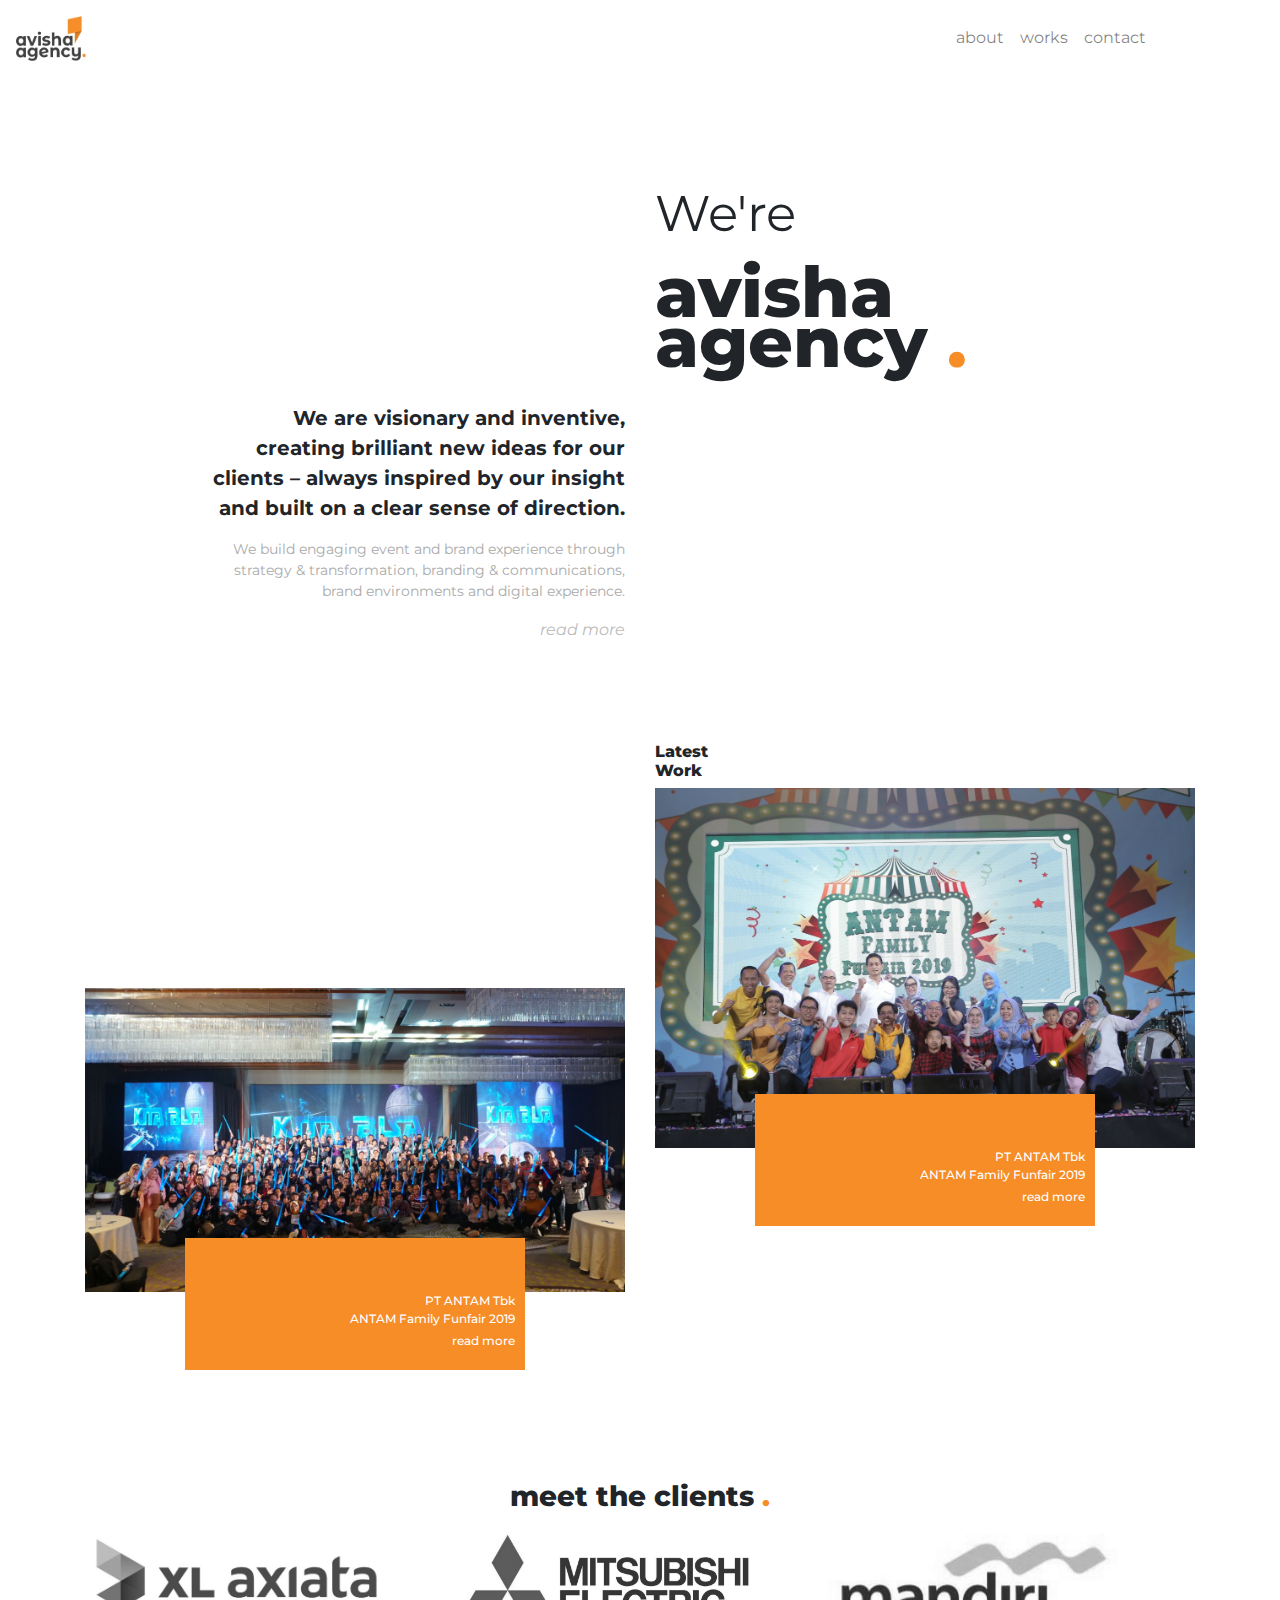
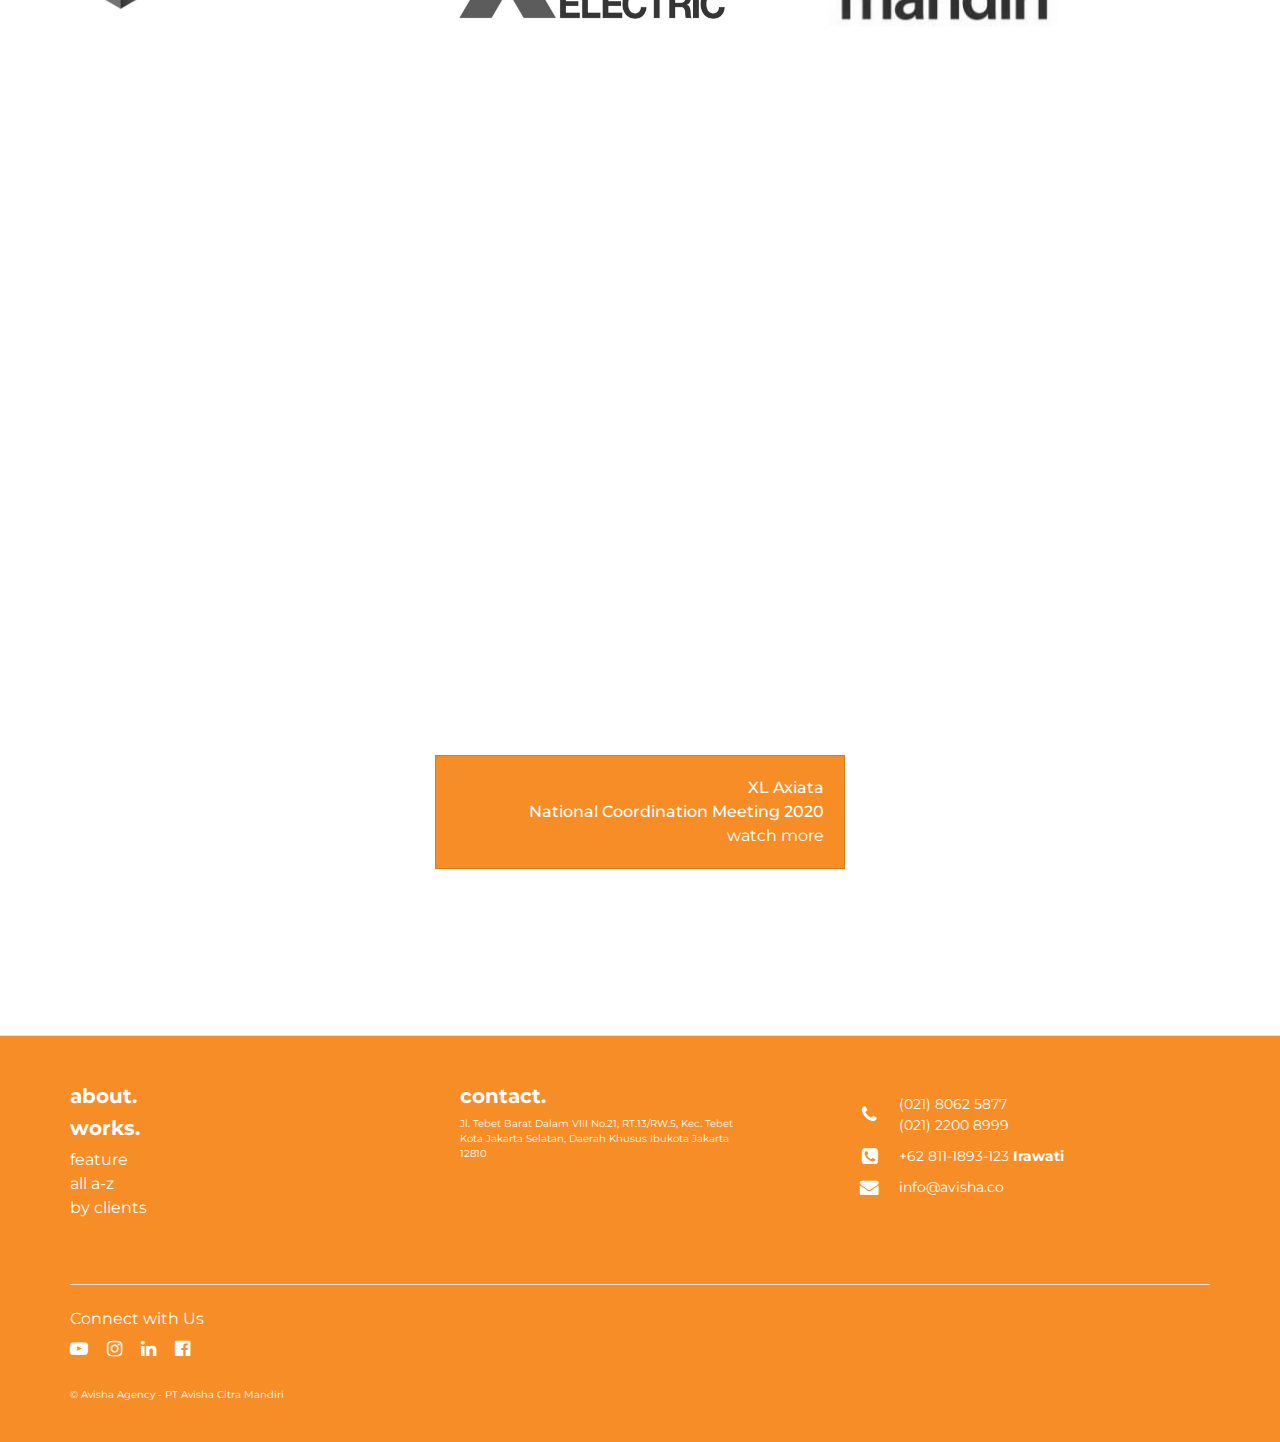
<file: index.html>
<!DOCTYPE html>
<html lang="en">
<head>
    <meta charset="UTF-8">
    <meta name="viewport" content="width=device-width, initial-scale=1.0">
    <title>Avisha Agency</title>
    <link rel="stylesheet" href="assets/css/bootstrap.min.css">
    <link rel="stylesheet" href="https://cdnjs.cloudflare.com/ajax/libs/font-awesome/4.7.0/css/font-awesome.min.css">
    <link rel="stylesheet" href="assets/css/gray.css">
    <link rel="stylesheet" href="assets/css/style.css">
    <link rel="stylesheet" href="assets/css/owl.carousel.min.css">
    <link rel="stylesheet" href="assets/css/owl.theme.default.min.css">
    
</head>
<body>
    <!-- Navigasi -->
    <nav class="navbar navbar-expand-lg navbar-light bg-white">
        <a class="navbar-brand" href="index.html">
            <img src="assets/images/avishalogo.jpeg" width="70" height="45" alt="">
        </a>
        <button class="navbar-toggler" type="button" data-toggle="collapse" data-target="#navbarNav" aria-controls="navbarNav" aria-expanded="false" aria-label="Toggle navigation">
          <span class="navbar-toggler-icon"></span>
        </button>
        <div class="collapse navbar-collapse" id="navbarNav">
            <ul class="navbar-nav ml-auto">
                <li class="nav-item">
                    <a class="nav-link" href="about.html">about</a>
                </li>
                <li class="nav-item">
                    <a class="nav-link" href="works.html">works</a>
                </li>
                <li class="nav-item">
                    <a class="nav-link" href="contact.html">contact</a>
                </li>
            </ul>
        </div>
    </nav>
    <!-- End Navigasi -->

    <!-- Header -->
    <header id="header">
        <div class="container">
            <div id="header-right" class="row">
                <div class="col-lg-6 col-md-6 .d-sm-none .d-md-block"></div>
                <div class="col-lg-6 col-md-6 col-sm-12">
                    <p class="text-left">
                        We're
                    </p>
                    <p class="brand-name">
                        avisha <br>
                        agency <span>.</span>
                    </p>
                </div>
            </div>
            <div class="row">
                <div id="header-left" class="col-lg-6 col-md-6 col-sm-12">
                    <p class="motto">
                        We are visionary and inventive, <br>
                        creating brilliant new ideas for our <br>
                        clients – always inspired by our insight <br>
                        and built on a clear sense of direction.
                    </p>
                    <p class="support-motto">
                        We build engaging event and brand experience through <br>
                        strategy & transformation, branding & communications, <br>
                        brand environments and digital experience. <br>
                        
                    </p>
                    <a href="about.html" class="font-italic">read more</a>
                    
                </div>
                <div class="col-lg-6 col-md-6 .d-sm-none .d-md-block"></div>
            </div>
        </div>
    </header>
    <!-- End Header -->

    <!-- Content -->
    <main id="content">
        <!-- Latest Work -->
        <section id="latest-work" class="container">
            <div id="latest-work-title" class="row">
                <div class="col-lg-6 col-md-6"></div>
                <div class="col lg-6 col-md-6 ">
                    <h6>Latest
                        <br>Work
                    </h6>
                </div>
            </div>
            <div id="latest-work-content" class="row mb-4">
                <div class="col-lg-6 col-md-6 mb-2 latest-work-items">
                    <a href="work_details.html">
                        <img src="assets/images/showcase2.jpg" alt="" class="img-fluid">
                    </a>
                    <div class="box text-right">
                        <p>
                            PT ANTAM Tbk <br>
                            ANTAM Family Funfair 2019
                        </p>
                        <a href="#" class="text-right">read more</a>
                    </div>
                </div>
                <div class="col-lg-6 col-md-6 latest-work-items">
                    <a href="work_details.html">
                        <img src="assets/images/showcase1.jpg" alt="" class="img-fluid">
                    </a>
                    <div class="box text-right">
                        <p>
                            PT ANTAM Tbk <br>
                            ANTAM Family Funfair 2019
                        </p>
                        <a href="#" class="text-right">read more</a>
                    </div>
                </div>
            </div>
        </section>
        <!-- End Latest Work -->

        <!-- Clients -->
        <section id="section-clients">
            <div class="container mt-5 mb-5">
                <h3 class="text-center">meet the clients <span style="color: #F68D26;">.</span></h3>
                <a href="works.html">
                    <div class="owl-carousel owl-theme text-center">
                        <div class="item">
                          <img src="assets/images/xlaxiata.jpg" alt="" class="img-fluid grayscale grayscale-fade">
                        </div>
                        <div class="item">
                          <img src="assets/images/mitsubishi.jpg" alt="" class="img-fluid grayscale grayscale-fade">
                        </div>
                        <div class="item">
                          <img src="assets/images/mandiri.jpg" alt="" class="img-fluid grayscale grayscale-fade">
                        </div>
                        <div class="item">
                          <img src="assets/images/nescafe.jpg" alt="" class="img-fluid grayscale grayscale-fade">
                        </div>
                    </div>
                </a>  
              </div>
        </section>
        <!-- End Clients -->

        <!-- Video -->
        <section id="section-video">
            <div class="container my-5">
                <div class="embed-responsive embed-responsive-16by9">
                    <iframe class="embed-responsive-item" src="https://www.youtube.com/embed/zpOULjyy-n8?rel=0" allowfullscreen>
                    </iframe>
                    
                </div>
                <div id="info_video" class="row">
                    <div class="col-lg-12 text-right">
                        <div class="card">
                            <div class="card-body">
                                <p>
                                    XL Axiata <br>
                                    National Coordination Meeting 2020 <br>
                                </p>   
                                <a href="#">watch more</a>
                            </div>
                        </div>
                    </div>
                </div>
            </div>
        </section>
        <!-- End Video -->
    </main>
    <!-- End Content -->


    <!-- Footer -->
    <footer id="section-footer" class="mt-5 border-top">
        <div class="container pt-5 pb-5">
            <div class="row justify-content-center">
                <!-- Tempat footer -->
                <div class="col-12 p-0">
                    <div class="row">
                        <!-- Kolom Footer 1 -->
                        <div class="col-12 col-lg-4">
                            <h5>about.</h5>
                            <h6>works.</h6>
                            <ul class="list-unstyled">
                                <li>feature</li>
                                <li>all a-z</li>
                                <li>by clients</li>
                            </ul>
                        </div>
                        <!-- Kolom Footer 2 -->
                        <div class="col-12 col-lg-4">
                            <h5>contact.</h5>
                            <p>
                                Jl. Tebet Barat Dalam VIII No.21, RT.13/RW.5, Kec. Tebet <br>
                                Kota Jakarta Selatan, Daerah Khusus Ibukota Jakarta <br>
                                12810
                            </p>
                        </div>
                        <!-- Kolom Footer 3 -->
                        <div class="col-12 col-lg-4">
                            <table>
                                <tr>
                                    <td>
                                        <i class="fa fa-phone fa-lg"></i>
                                    </td>
                                    <td class="text-left">
                                        (021) 8062 5877
                                        <br> (021) 2200 8999
                                    </td>
                                </tr>
                                <tr>
                                    <td>
                                        <i class="fa fa-phone-square fa-lg" aria-hidden="true"></i>
                                    </td>
                                    <td class="text-left">
                                        +62 811-1893-123 <b>Irawati</b>
                                    </td>
                                </tr>
                                <tr>
                                    <td>
                                        <i class="fa fa-envelope fa-lg" aria-hidden="true"></i>
                                    </td>
                                    <td class="text-left">
                                        info@avisha.co
                                    </td>
                                </tr>
                            </table>
                        </div>
                    </div>
                </div>
            </div>
        </div>

        <div id="footer-socialMedia" class="container">
            <div class="row border-top justify-content-center align-items-center py-4">
                <div class="col-12 p-0">
                    <h5>Connect with Us</h5>
                    <div class="row">
                        <div class="col-12">
                            <a href="#"><i class="fa fa-youtube-play" aria-hidden="true"></i></a>
                            <a href="#"><i class="fa fa-instagram" aria-hidden="true"></i></a>
                            <a href="#"><i class="fa fa-linkedin" aria-hidden="true"></i></a>
                            <a href="#"><i class="fa fa-facebook-official" aria-hidden="true"></i></a>
                        </div>
                    </div>
                    <p class="mt-4">
                        &copy; Avisha Agency - PT Avisha Citra Mandiri
                    </p>
                </div>
            </div>
        </div>
    </footer>    
    <!-- End Footer -->


    <!-- Scripts -->
    <script src="assets/js/jquery.js"></script>
    <script src="assets/js/bootstrap.min.js"></script>
    <script src="assets/js/jquery.gray.js"></script>
    <script src="assets/js/owl.carousel.min.js"></script>
    <script src="assets/js/jquery.mousewheel.min.js"></script>

    <script>
        // Set Carousel
        $('.owl-carousel').owlCarousel({
          autoplay: true,
          autoplayHoverPause: true,
          lazyload:true,
          margin: 5,
          stagePadding: 5,
          responsive:{
            0:{
              items:1,
            },
            485:{
              items:2,
            },
            720:{
              items:3,
            }
          },
          loop:true,
          dots: false
        });
  
        $('.owl-carousel').on('mousewheel', '.owl-stage', function(e) {
          if(e.deltaY>0){
            $('.owl-carousel').trigger('next.owl');
          }else{
            $('.owl-carousel').trigger('prev.owl');
          }
          e.preventDefault();
        })
    </script>
    <!-- End Scripts -->
</body>
</html>
</file>
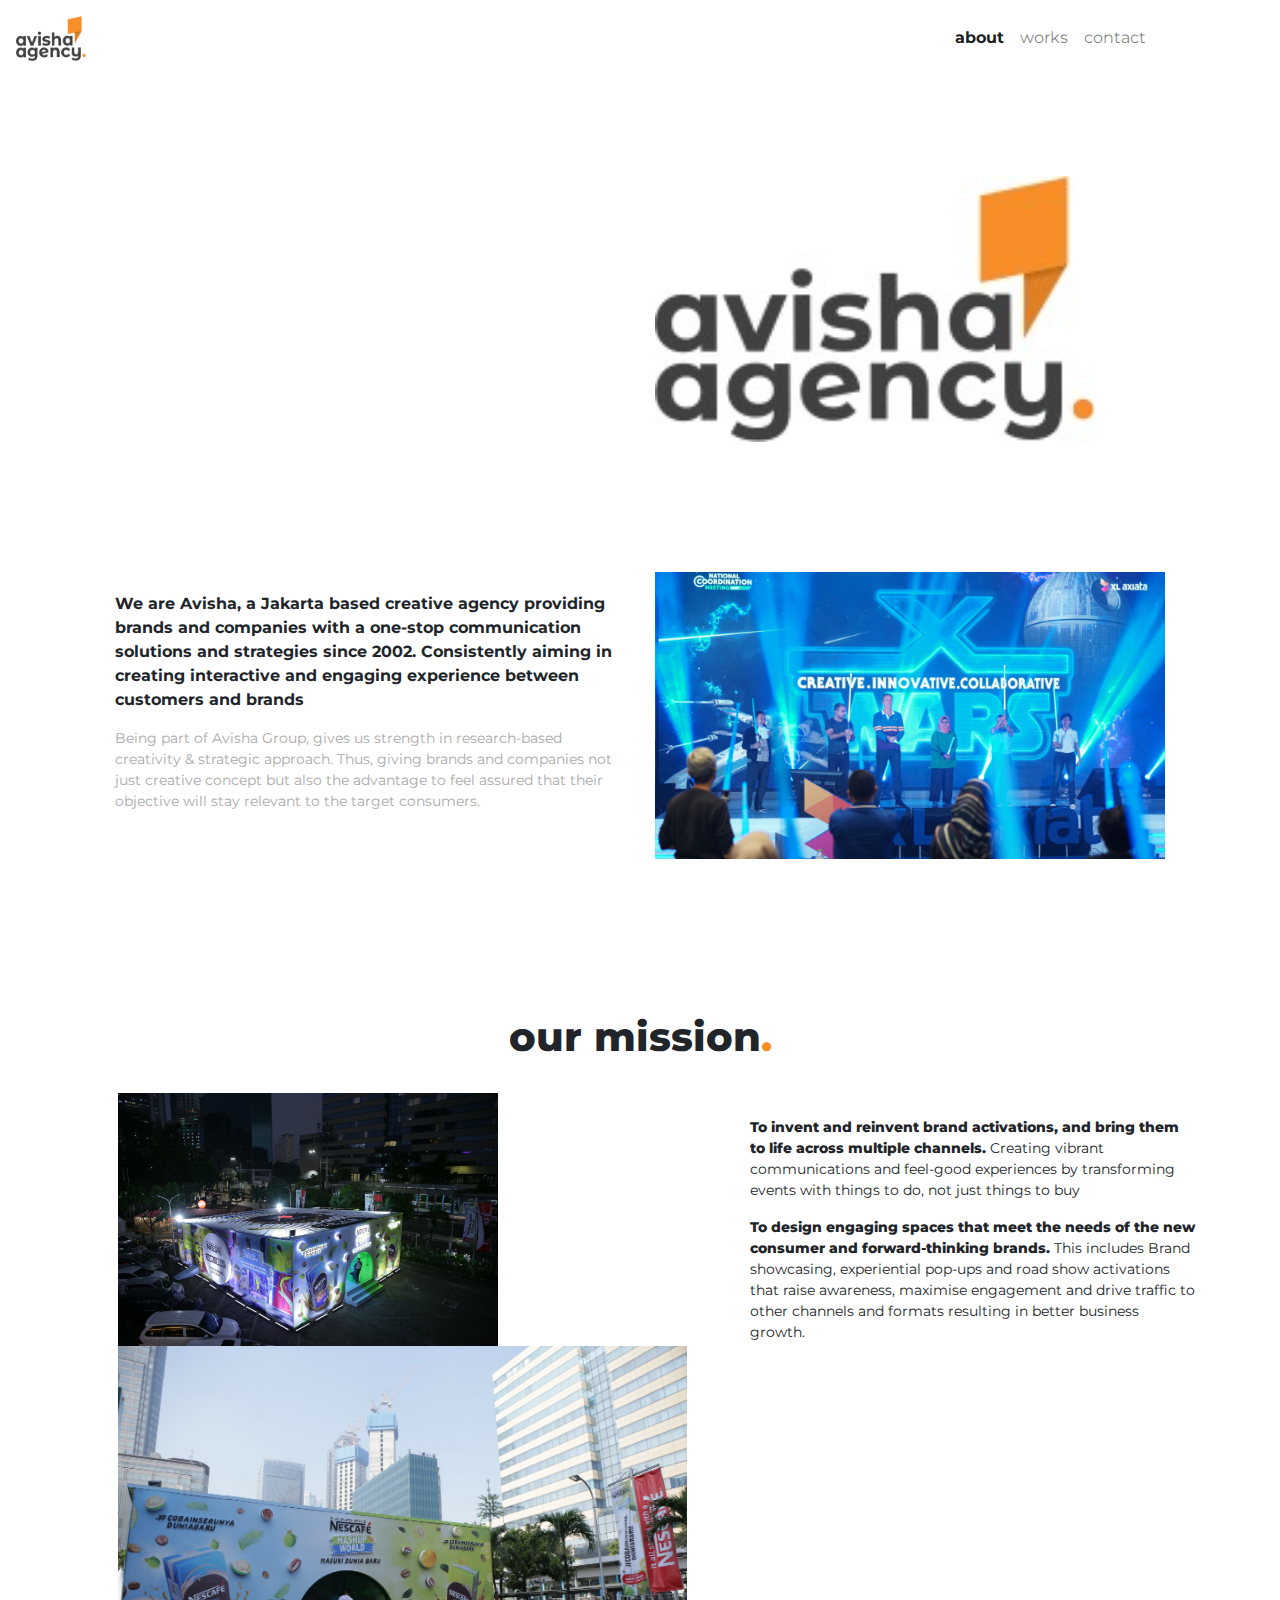
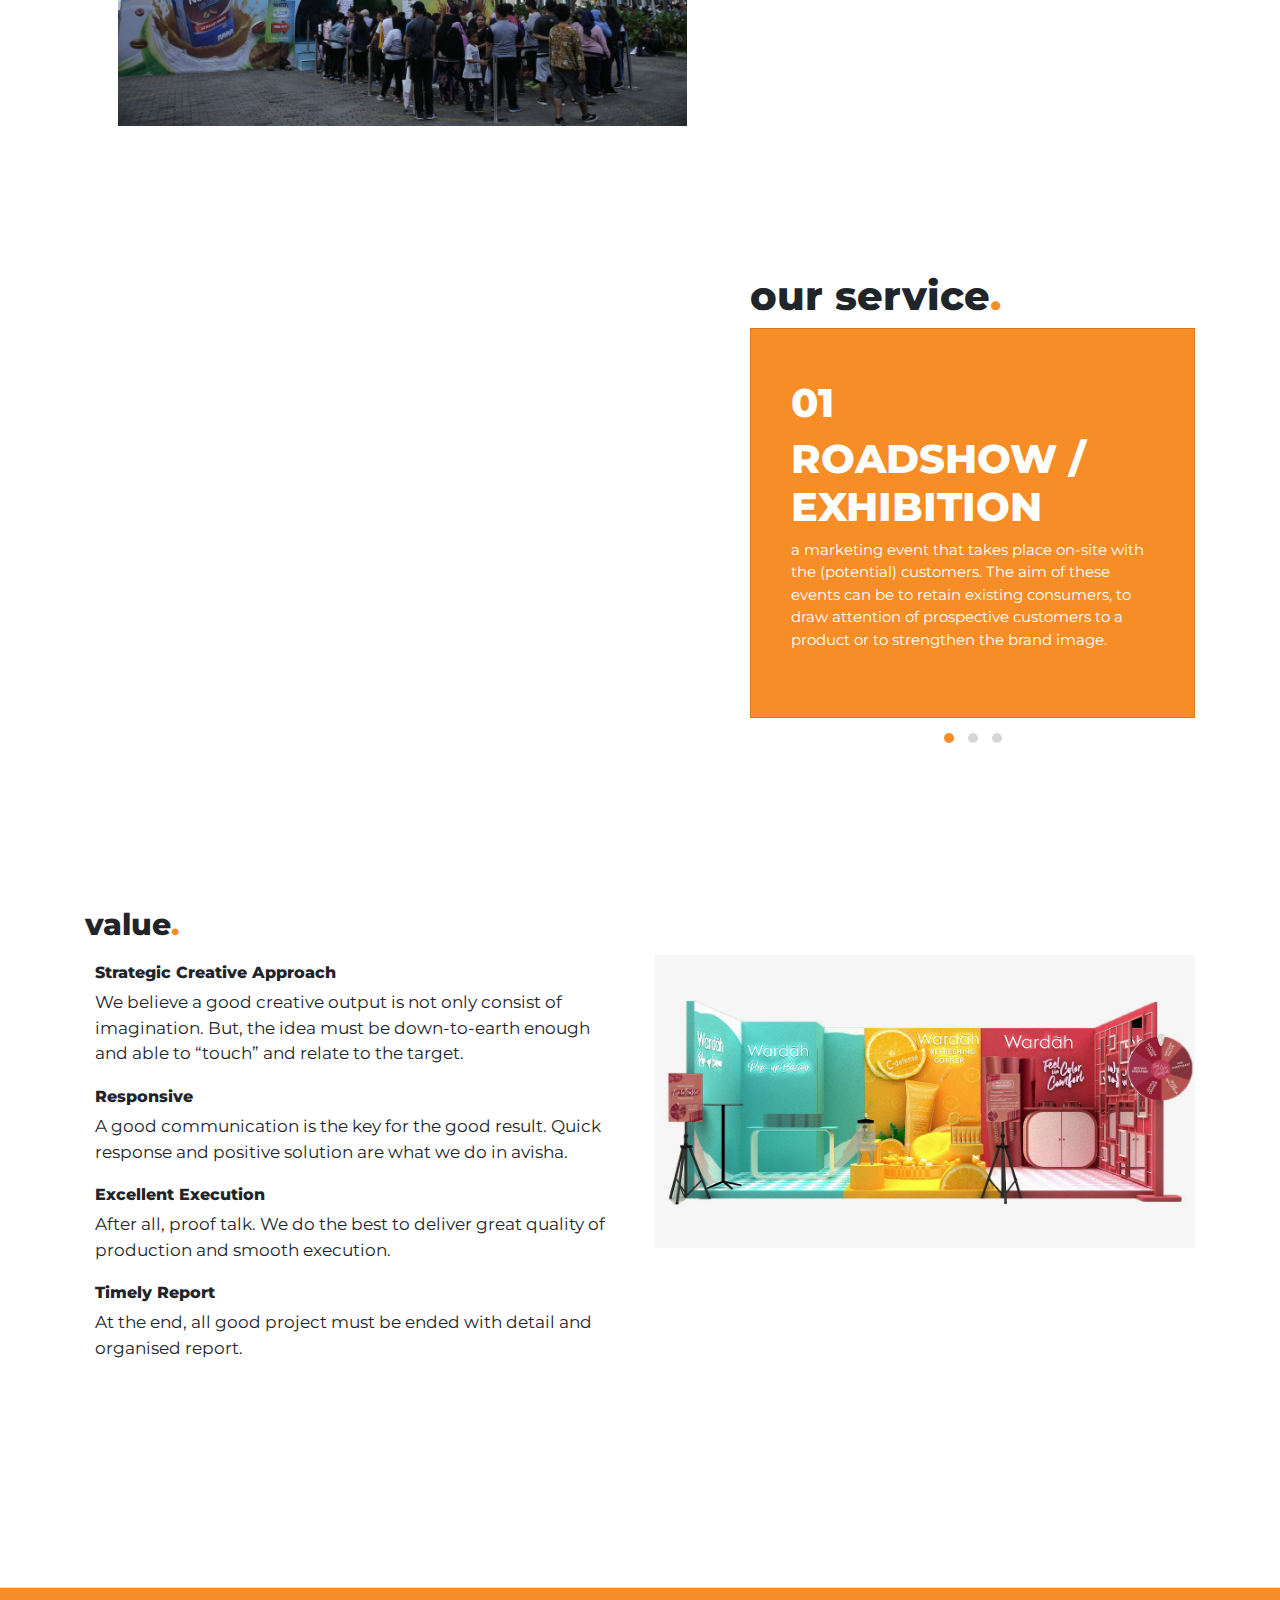
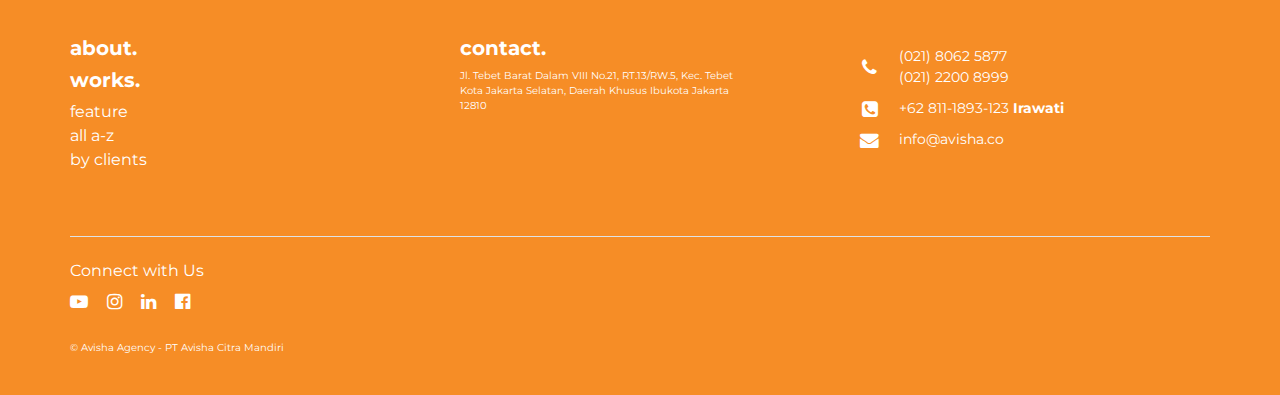
<file: about.html>
<!DOCTYPE html>
<html lang="en">
<head>
    <meta charset="UTF-8">
    <meta name="viewport" content="width=device-width, initial-scale=1.0">
    <title>About | Avisha Agency</title>
    <link rel="stylesheet" href="assets/css/bootstrap.min.css">
    <link rel="stylesheet" href="https://cdnjs.cloudflare.com/ajax/libs/font-awesome/4.7.0/css/font-awesome.min.css">
    <link rel="stylesheet" href="assets/css/gray.css">
    <link rel="stylesheet" href="assets/css/style.css">
    <link rel="stylesheet" href="assets/css/owl.carousel.min.css">
    <link rel="stylesheet" href="assets/css/owl.theme.default.min.css">
    
</head>
<body>
    <!-- Navigasi -->
    <nav class="navbar navbar-expand-lg navbar-light bg-white">
        <a class="navbar-brand" href="index.html">
            <img src="assets/images/avishalogo.jpeg" width="70" height="45" alt="">
        </a>
        <button class="navbar-toggler" type="button" data-toggle="collapse" data-target="#navbarNav" aria-controls="navbarNav" aria-expanded="false" aria-label="Toggle navigation">
          <span class="navbar-toggler-icon"></span>
        </button>
        <div class="collapse navbar-collapse" id="navbarNav">
            <ul class="navbar-nav ml-auto">
                <li class="nav-item">
                    <a class="nav-link active" href="about.html">about</a>
                </li>
                <li class="nav-item">
                    <a class="nav-link" href="works.html">works</a>
                </li>
                <li class="nav-item">
                    <a class="nav-link" href="contact.html">contact</a>
                </li>
            </ul>
        </div>
    </nav>
    <!-- End Navigasi -->

    <!-- Header -->
    <header id="header_about">
        <div class="container">
            <div id="habt_title" class="row">
                <div class="col-lg-6 d-none d-lg-block"></div>
                <div class="col-lg-6">
                    <img src="assets/images/avishalogo.jpeg" alt="" class="img-fluid">
                </div>
            </div>
            <div id="habt_vision" class="row">
                <div class="col-lg-6">
                    <p class="motto">
                        We are Avisha, a Jakarta based creative agency
                        providing brands and companies with a one-stop
                        communication solutions and strategies since 2002.
                        Consistently aiming in creating interactive and
                        engaging experience between customers and brands
                    </p>
                    <p class="support-motto">
                        Being part of Avisha Group, gives us strength in
                        research-based creativity & strategic approach. Thus,
                        giving brands and companies not just creative concept
                        but also the advantage to feel assured that their objective
                        will stay relevant to the target consumers.
                    </p>
                </div>
                <div class="col-lg-6">
                    <img src="assets/images/showcase5.jpg" alt="" class="img-fluid">
                </div>
            </div>
        </div>
    </header>
    <!-- End Header -->

    <!-- Content -->
    <main id="content">
        <!-- Our Mission -->
       <section id="section-our_mission">
            <div class="container">
                <h1 class="text-center mt-4 p-4">our mission<span>.</span></h1>
                <div class="row">
                    <div class="col-lg-7 px-5">
                        <img src="assets/images/showcase3.jpg" alt="" class="img-fluid img-small d-none d-lg-block">
                        <img src="assets/images/showcase4.jpg" alt="" class="img-fluid">
                    </div>
                    <div class="col-lg-5 mt-4">
                        <p>
                            <span style="font-weight: 800;">
                                To invent and reinvent brand
                                activations, and bring them to life
                                across multiple channels. 
                            </span>
                            Creating
                            vibrant communications and feel-good
                            experiences by transforming events
                            with things to do, not just things to buy
                        </p>
                        <p>
                            <span style="font-weight: 800;">
                                To design engaging spaces that meet
                                the needs of the new consumer and
                                forward-thinking brands.
                            </span>
                            This includes
                            Brand showcasing, experiential pop-ups
                            and road show activations that raise
                            awareness, maximise engagement and
                            drive traffic to other channels and
                            formats resulting in better business
                            growth.
                        </p>
                    </div>
                </div>
            </div>
       </section>
       <!-- End Our Mission -->
       
       <!-- Our Services -->
       <section id="section-our_services">
           <div class="container">
               <div class="row">
                   <div class="col-lg-7 d-none d-lg-block"></div>
                   <div class="col-lg-5 mt-4">
                       <h3 class="text-left">our service<span>.</span></h3>
                       <div class="owl-carousel owl-theme">
                            <div class="item">
                                <div class="card">
                                    <div class="card-body">
                                        <h1>01</h1>
                                        <h1>ROADSHOW / EXHIBITION</h1>
                                        <p>a marketing event that takes place on-site with
                                            the (potential) customers. The aim of these
                                            events can be to retain existing consumers, to
                                            draw attention of prospective customers to a
                                            product or to strengthen the brand image.</p>
                                    </div>
                                </div>
                            </div>
                            <div class="item">
                                <div class="card">
                                    <div class="card-body">
                                        <h1>02</h1>
                                        <h1>ROADSHOW / EXHIBITION</h1>
                                        <p>a marketing event that takes place on-site with
                                            the (potential) customers. The aim of these
                                            events can be to retain existing consumers, to
                                            draw attention of prospective customers to a
                                            product or to strengthen the brand image.</p>
                                    </div>
                                </div>
                            </div>
                            <div class="item">
                                <div class="card">
                                    <div class="card-body">
                                        <h1>03</h1>
                                        <h1>ROADSHOW / EXHIBITION</h1>
                                        <p>a marketing event that takes place on-site with
                                            the (potential) customers. The aim of these
                                            events can be to retain existing consumers, to
                                            draw attention of prospective customers to a
                                            product or to strengthen the brand image.</p>
                                    </div>
                                </div>
                            </div>
                       </div>
                   </div>
               </div>
           </div>
       </section>
       <!-- End Our Services -->

       <!-- Section Value -->
       <section id="section-value">
        <div class="container">
            <div class="row">
                <div class="col-lg-6">
                    <h3 class="text-left">value<span>.</span></h3>
                    <div class="value-description">
                        <h6>Strategic Creative Approach</h6>
                        <p>
                            We believe a good creative output is not only
                            consist of imagination. But, the idea must be
                            down-to-earth enough and able to “touch” and
                            relate to the target.
                        </p>
                    </div>
                    <div class="value-description">
                        <h6>Responsive</h6>
                        <p>
                            A good communication is the key for the good
                            result. Quick response and positive solution are
                            what we do in avisha.
                        </p>
                    </div>
                    <div class="value-description">
                        <h6>Excellent Execution</h6>
                        <p>
                            After all, proof talk. We do the best to deliver
                            great quality of production and smooth
                            execution.
                        </p>
                    </div>
                    <div class="value-description">
                        <h6>Timely Report</h6>
                        <p>
                            At the end, all good project must be ended
                            with detail and organised report.
                        </p>
                    </div>
                </div>
                <div class="col-lg-6 pt-5">
                    <img src="assets/images/showcase6.jpg" alt="" class="img-fluid">
                </div>
            </div>
        </div>
       </section>
       <!-- End Section Value -->
    </main>
    <!-- End Content -->


    <!-- Footer -->
    <footer id="section-footer" class="mt-5 border-top">
        <div class="container pt-5 pb-5">
            <div class="row justify-content-center">
                <!-- Tempat footer -->
                <div class="col-12 p-0">
                    <div class="row">
                        <!-- Kolom Footer 1 -->
                        <div class="col-sm-12 col-lg-4">
                            <h5>about.</h5>
                            <h6>works.</h6>
                            <ul class="list-unstyled">
                                <li>feature</li>
                                <li>all a-z</li>
                                <li>by clients</li>
                            </ul>
                        </div>
                        <!-- Kolom Footer 2 -->
                        <div class="col-sm-12 col-lg-4">
                            <h5>contact.</h5>
                            <p>
                                Jl. Tebet Barat Dalam VIII No.21, RT.13/RW.5, Kec. Tebet <br>
                                Kota Jakarta Selatan, Daerah Khusus Ibukota Jakarta <br>
                                12810
                            </p>
                        </div>
                        <!-- Kolom Footer 3 -->
                        <div class="col-sm-12 col-lg-4">
                            <table>
                                <tr>
                                    <td>
                                        <i class="fa fa-phone fa-lg"></i>
                                    </td>
                                    <td class="text-left">
                                        (021) 8062 5877
                                        <br> (021) 2200 8999
                                    </td>
                                </tr>
                                <tr>
                                    <td>
                                        <i class="fa fa-phone-square fa-lg" aria-hidden="true"></i>
                                    </td>
                                    <td class="text-left">
                                        +62 811-1893-123 <b>Irawati</b>
                                    </td>
                                </tr>
                                <tr>
                                    <td>
                                        <i class="fa fa-envelope fa-lg" aria-hidden="true"></i>
                                    </td>
                                    <td class="text-left">
                                        info@avisha.co
                                    </td>
                                </tr>
                            </table>
                        </div>
                    </div>
                </div>
            </div>
        </div>

        <div id="footer-socialMedia" class="container">
            <div class="row border-top justify-content-center align-items-center py-4">
                <div class="col-12 p-0">
                    <h5>Connect with Us</h5>
                    <div class="row">
                        <div class="col-12">
                            <a href="#"><i class="fa fa-youtube-play" aria-hidden="true"></i></a>
                            <a href="#"><i class="fa fa-instagram" aria-hidden="true"></i></a>
                            <a href="#"><i class="fa fa-linkedin" aria-hidden="true"></i></a>
                            <a href="#"><i class="fa fa-facebook-official" aria-hidden="true"></i></a>
                        </div>
                    </div>
                    <p class="mt-4">
                        &copy; Avisha Agency - PT Avisha Citra Mandiri
                    </p>
                </div>
            </div>
        </div>
    </footer>    
    <!-- End Footer -->


    <!-- Scripts -->
    <script src="assets/js/jquery.js"></script>
    <script src="assets/js/bootstrap.min.js"></script>
    <script src="assets/js/jquery.gray.js"></script>
    <script src="assets/js/owl.carousel.min.js"></script>
    <script src="assets/js/jquery.mousewheel.min.js"></script>

    <script>
        $('.owl-carousel').owlCarousel({
          autoplay: true,
          autoplayHoverPause: true,
          items:1,
          loop:true,
          dots: true
        });
  
        $('.owl-carousel').on('mousewheel', '.owl-stage', function(e) {
          if(e.deltaY>0){
            $('.owl-carousel').trigger('next.owl');
          }else{
            $('.owl-carousel').trigger('prev.owl');
          }
          e.preventDefault();
        })
    </script>
    <!-- End Scripts -->
</body>
</html>
</file>
<file: assets/css/gray.css>
/*! Gray v1.6.0 (https://github.com/karlhorky/gray) | MIT */
.grayscale {
  /* Firefox 10-34 */
  filter: url("data:image/svg+xml;utf8,<svg xmlns='http://www.w3.org/2000/svg'><filter id='grayscale'><feColorMatrix type='saturate' values='0'/></filter></svg>#grayscale");

  /*
    Chrome 19+,
    Safari 6+,
    Safari 6+ iOS,
    Opera 15+
  */
  -webkit-filter: grayscale(1);

  /* Firefox 35+ */
  filter: grayscale(1);

  /* IE 6-9 */
  filter: gray;
}


.grayscale.grayscale-fade {
  transition: filter .5s;
}

/* Webkit hack until filter is unprefixed */
@media screen and (-webkit-min-device-pixel-ratio: 0) {
  .grayscale.grayscale-fade {
    -webkit-transition: -webkit-filter .5s;
    transition:         -webkit-filter .5s;
  }
}

.grayscale.grayscale-off,
.grayscale.grayscale-fade:hover {
  -webkit-filter: grayscale(0);
  filter:         grayscale(0);
}

/* Background element */
.grayscale.grayscale-replaced {
  -webkit-filter: none;
  filter:         none;
}

.grayscale.grayscale-replaced > svg {
  -webkit-transition: opacity .5s ease;
  transition:         opacity .5s ease;
  opacity: 1;
}

.grayscale.grayscale-replaced.grayscale-off > svg,
.grayscale.grayscale-replaced.grayscale-fade:hover > svg {
  opacity: 0;
}
</file>
<file: assets/css/style.css>
@import url("https://fonts.googleapis.com/css?family=Montserrat:400,500,700,800&display=swap");
body {
  font-family: 'Montserrat';
  margin: 0;
  padding: 0;
  overflow-x: hidden;
  min-height: 100vh;
}

nav .navbar-brand {
  font-weight: 800;
  line-height: 15px;
}

nav #navbarNav {
  padding: 10px;
}

nav #navbarNav .navbar-nav .nav-link:hover, nav #navbarNav .navbar-nav .nav-link:focus {
  border-bottom: 3px solid #F68D26;
  font-weight: 700;
}

nav #navbarNav .navbar-nav .nav-link.active {
  font-weight: 700;
}

nav ul {
  margin-right: 100px;
}

.motto {
  font-weight: 700;
  font-size: 20px;
}

.support-motto {
  font-size: 14px;
  font-weight: 400;
  color: #aaa;
}

#header {
  padding: 100px 0;
  /* Perlu tambah pengaturan width dan height pada header right jika judul diganti gambar */
}

#header #header-right p {
  font-size: 50px;
  font-weight: 400;
}

#header #header-right p b {
  font-weight: 800;
  line-height: 10px;
}

#header #header-right p span {
  color: #F68D26;
}

#header #header-right p.brand-name {
  font-weight: 800;
  font-size: 70px;
  line-height: 50px;
}

#header #header-left {
  text-align: right;
}

#header #header-left .motto {
  margin-top: 20px;
}

#header #header-left a {
  color: #bbb;
}

#header #header-left a:hover {
  color: black;
}

#header_about #habt_title {
  padding: 100px;
}

#header_about #habt_title h1 {
  font-size: 70px;
  font-weight: 800;
  line-height: 70px;
}

#header_about #habt_title h1 span {
  color: #F68D26;
}

#header_about #habt_title .img-fluid {
  width: 500px;
}

#header_about #habt_vision {
  padding: 30px;
}

#header_about #habt_vision .motto {
  padding-top: 20px;
  font-size: 16px;
}

#content #latest-work #latest-work-title h6 {
  font-weight: 800;
}

#content #latest-work #latest-work-content .latest-work-items:nth-child(odd) {
  margin-top: 200px;
}

#content #latest-work #latest-work-content .latest-work-items {
  margin-bottom: 20px;
}

#content #latest-work #latest-work-content .box {
  position: relative;
  z-index: 1;
  background-color: #F68D26;
  padding: 6vh 10px 2vh;
  margin: -6vh 100px 0;
}

#content #latest-work #latest-work-content .box a, #content #latest-work #latest-work-content .box p {
  color: #fff;
  font-size: 12px;
  font-weight: 500;
}

#content #latest-work #latest-work-content .box p {
  margin-bottom: 0 !important;
}

#content #section-clients {
  padding: 30px 0;
}

#content #section-clients h3 {
  font-weight: 800;
  margin-bottom: 20px;
}

#content #section-clients .img-fluid {
  max-width: 80%;
}

#content #section-video {
  padding: 20px;
}

#content #section-video #info_video .card {
  border-radius: 0;
  top: -50px;
  margin: 0 350px;
  background-color: #F68D26;
  color: white;
}

#content #section-video #info_video .card .card-body p {
  margin-bottom: 0;
  font-weight: 500;
}

#content #section-video #info_video .card .card-body a {
  color: white;
}

#content #section-our_mission {
  margin: 100px 0;
}

#content #section-our_mission h1 {
  font-size: 40px;
  font-weight: 800;
}

#content #section-our_mission h1 span {
  color: #F68D26;
}

#content #section-our_mission p {
  font-size: 14px;
}

#content #section-our_mission img.img-small {
  max-width: 380px;
}

#content #section-our_services {
  margin: 122px 0;
}

#content #section-our_services .owl-theme .owl-dots .owl-dot.active span, #content #section-our_services .owl-theme .owl-dots .owl-dot:hover span {
  background: #F68D26;
}

#content #section-our_services h3 {
  font-weight: 800;
  font-size: 40px;
}

#content #section-our_services h3 span {
  color: #F68D26;
}

#content #section-our_services .card {
  border-radius: 0;
  padding: 30px 20px;
  background-color: #F68D26;
  color: white;
}

#content #section-our_services .card .card-body h1 {
  font-weight: 800;
  font-size: 40px;
}

#content #section-our_services .card .card-body p {
  font-weight: 400;
  font-size: 15px;
}

#content #section-value {
  margin: 100px 0 180px;
  border-radius: 0;
  padding: 30px 20px;
  border: none;
}

#content #section-value h3 {
  font-size: 30px;
  font-weight: 800;
}

#content #section-value h3 span {
  color: #F68D26;
}

#content #section-value .value-description {
  margin-top: 20px;
  font-size: 17px;
  padding: 0 10px;
}

#content #section-value .value-description h6 {
  font-weight: 800;
}

#content #section-value .value-description p {
  font-weight: 400;
}

#content #tabs .nav.nav-tabs {
  border: none;
  border-radius: 0;
}

#content #tabs .nav.nav-tabs .nav-link {
  border: none;
  border-top-left-radius: 0;
  border-top-right-radius: 0;
  color: #000;
}

#content #tabs .nav.nav-tabs .nav-link:focus, #content #tabs .nav.nav-tabs .nav-link:hover {
  border-bottom: 2px solid orange;
  font-weight: 700;
}

#content #tabs .client {
  margin: auto;
  margin-bottom: 30px;
}

#content #tabs .client .img-fluid {
  margin: auto;
  max-width: 70%;
}

#content #tabs .byclient-event {
  display: none;
}

#content #tabs .features {
  margin-top: 75px;
}

#content #tabs .features .card-feature {
  min-height: 550px;
  background-color: #F68D26;
  color: #ffffff;
  background-size: cover;
  padding: 50px;
}

#content #tabs .features .card-feature .feature-title {
  font-size: 20px;
  font-weight: 800;
}

#content #tabs .features .card-feature .feature-event {
  font-size: 16px;
  font-weight: 400;
}

#content #tabs .features .card-feature .feature-description {
  font-size: 12px;
}

#content #tabs .features .img-feature {
  margin-left: -50px;
  margin-top: -50px;
}

#content #tabs .features:nth-child(even) {
  margin-left: 75px;
}

#content #tabs .allaz a {
  color: #000;
  text-decoration: none;
}

#content #tabs .allaz .card {
  margin-top: 30px;
  border: none;
  border-radius: 0;
}

#content #tabs .allaz .card .card-img-top {
  margin-bottom: 20px;
}

#content #tabs .allaz .card .allaz-name {
  font-size: 14px;
  font-weight: 500;
}

#content #tabs .allaz .card .allaz-event {
  font-size: 12px;
  font-weight: 400;
  color: #ddd;
}

#content #section-details {
  margin-top: 50px;
}

#content #section-details a {
  color: #000;
  font-size: 20px;
}

#content #section-details .card-details {
  min-height: 480px;
  background-color: #F68D26;
  color: #ffffff;
  background-size: cover;
  padding: 50px;
}

#content #section-details .detail-title {
  font-size: 20px;
  font-weight: 800;
}

#content #section-details .detail-event {
  font-size: 16px;
  font-weight: 400;
}

#content #section-details .detail-description {
  font-size: 12px;
}

#content #section-details .img-detail {
  margin-bottom: 20px;
}

#content #section-contact-us {
  margin-top: 30px;
}

#content #section-contact-us .social-media a {
  margin-right: 5px;
  color: #aaa;
}

#content #section-contact-us .social-media a.popover-content {
  background-color: #F68D26;
}

#content #section-contact-us .contact-header {
  margin: 10px 0;
  font-size: 40px;
  font-weight: 800;
}

#content #section-contact-us .contact-header span {
  color: #F68D26;
}

#content #section-contact-us .contact-address {
  font-size: 12px;
  font-weight: 400;
  color: #aaa;
}

#content #section-contact-us .contact-number table td {
  padding: 10px 10px;
  color: #aaa;
}

#content #section-contact-us .contact-number table td b {
  color: #000;
}

#section-footer {
  background-color: #F68D26;
  margin: 0;
}

#section-footer h5, #section-footer h6 {
  font-weight: 700;
  color: white;
  font-size: 20px;
}

#section-footer p {
  color: white;
  font-weight: 400;
  font-size: 10px;
}

#section-footer li {
  color: white;
}

#section-footer table tr td {
  color: white;
  padding: 10px 10px 0;
  font-size: 14px;
  text-align: center;
}

#section-footer #footer-socialMedia h5 {
  font-weight: 400;
  font-size: 16px;
}

#section-footer #footer-socialMedia a {
  text-decoration: none;
  color: white;
  margin-right: 15px;
  font-size: 18px;
}

@media (min-width: 767px) and (max-width: 1000px) {
  #latest-work #latest-work-content .box {
    margin: 5px 0 !important;
  }
  #latest-work #latest-work-content .box a, #latest-work #latest-work-content .box p {
    font-size: 10px !important;
  }
  #section-video #info_video .card {
    top: 0 !important;
    margin: 5px 0 !important;
    font-size: 10px;
  }
  #tabs .allaz .card {
    margin-top: 25px !important;
  }
  #tabs .features .img-feature {
    margin-left: 0px !important;
    margin-top: 20px !important;
  }
  #tabs .features:nth-child(even) {
    margin-left: 0 !important;
  }
}

@media (min-width: 480px) and (max-width: 766px) {
  #latest-work #latest-work-content .latest-work-items:nth-child(odd) {
    margin-top: 10px !important;
  }
  #latest-work #latest-work-content .box {
    margin: 5px 0 !important;
  }
  #latest-work #latest-work-content .box a, #latest-work #latest-work-content .box p {
    font-size: 10px !important;
  }
  #header #header-left {
    text-align: left !important;
  }
  #section-video #info_video .card {
    top: 0 !important;
    margin: 5px 0 !important;
    font-size: 10px;
  }
  #tabs .allaz .card {
    margin-top: 25px !important;
  }
  #tabs .features {
    margin-top: 30px !important;
  }
  #tabs .features .img-feature {
    margin-top: 10px !important;
  }
  #tabs .features:nth-child(even) {
    margin-left: 0 !important;
  }
  #section-footer {
    padding: 0 20px !important;
  }
}

@media (max-width: 480px) {
  #latest-work #latest-work-content .latest-work-items:nth-child(odd) {
    margin-top: 10px !important;
  }
  #latest-work #latest-work-content .box {
    margin: 5px 0 !important;
  }
  #latest-work #latest-work-content .box a, #latest-work #latest-work-content .box p {
    font-size: 10px !important;
  }
  #section-video #info_video .card {
    top: 0 !important;
    margin: 5px 0 !important;
    font-size: 8px;
  }
  #tabs .allaz .card {
    margin-top: 25px !important;
  }
  #tabs .features {
    margin-top: 30px !important;
  }
  #tabs .features .img-feature {
    margin-top: 10px !important;
  }
  #tabs .features:nth-child(even) {
    margin-left: 0 !important;
  }
  #section-footer {
    padding: 0 20px !important;
  }
}
/*# sourceMappingURL=style.css.map */
</file>
